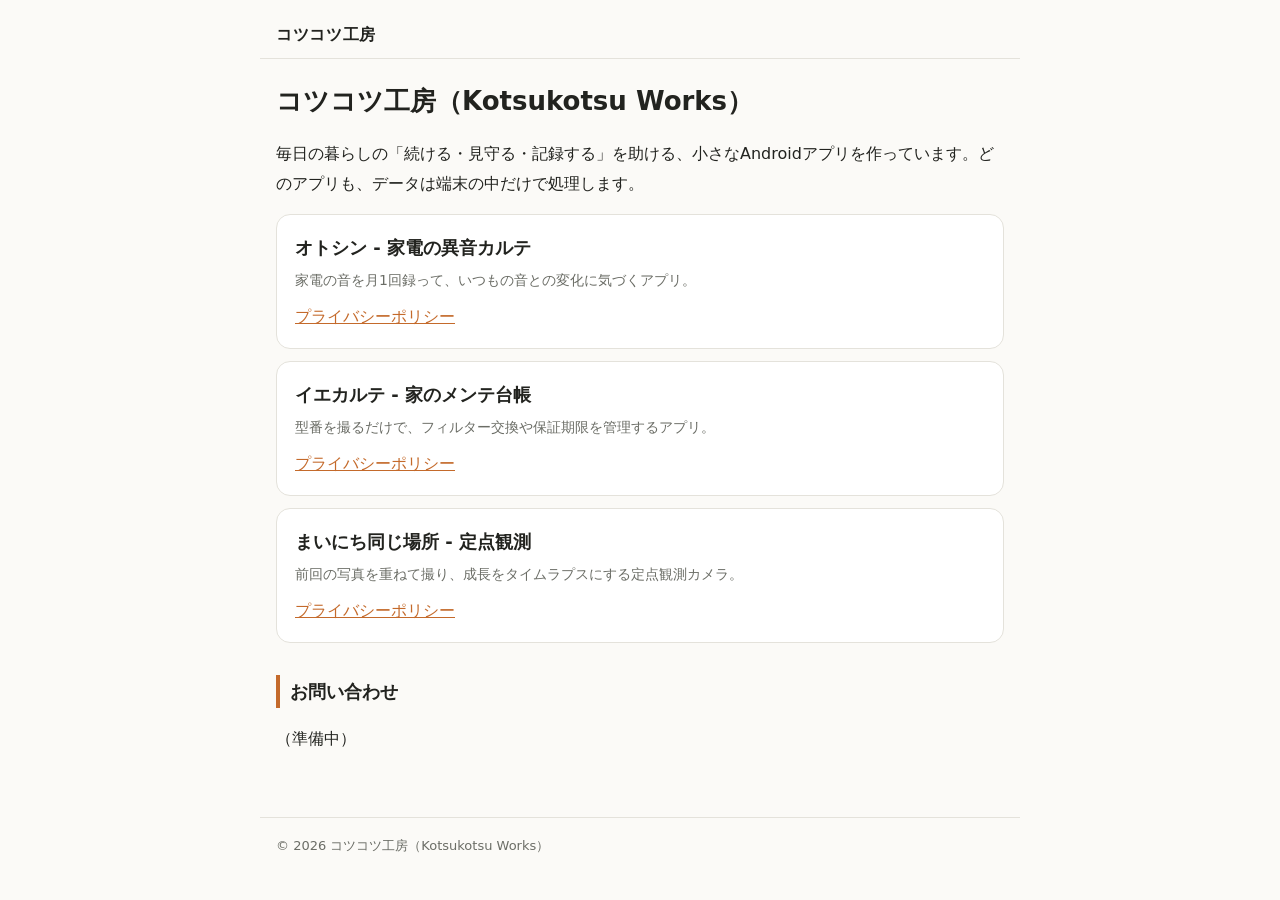
<file: index.html>
<!doctype html>
<html lang="ja"><head><meta charset="utf-8"><meta name="viewport" content="width=device-width,initial-scale=1">
<title>コツコツ工房</title><link rel="stylesheet" href="style.css"></head>
<body><header><a class="brand" href="./">コツコツ工房</a></header>
<main>
<h1>コツコツ工房（Kotsukotsu Works）</h1>
<p>毎日の暮らしの「続ける・見守る・記録する」を助ける、小さなAndroidアプリを作っています。どのアプリも、データは端末の中だけで処理します。</p>
<div class="apps">
  <div class="app"><h2>オトシン - 家電の異音カルテ</h2><p>家電の音を月1回録って、いつもの音との変化に気づくアプリ。</p><a href="otoshin/privacy.html">プライバシーポリシー</a></div>
  <div class="app"><h2>イエカルテ - 家のメンテ台帳</h2><p>型番を撮るだけで、フィルター交換や保証期限を管理するアプリ。</p><a href="iekarte/privacy.html">プライバシーポリシー</a></div>
  <div class="app"><h2>まいにち同じ場所 - 定点観測</h2><p>前回の写真を重ねて撮り、成長をタイムラプスにする定点観測カメラ。</p><a href="teiten/privacy.html">プライバシーポリシー</a></div>
</div>
<h2>お問い合わせ</h2>
<p><span class="contact">（準備中）</span></p>
</main><footer>© 2026 コツコツ工房（Kotsukotsu Works）</footer></body></html>
</file>
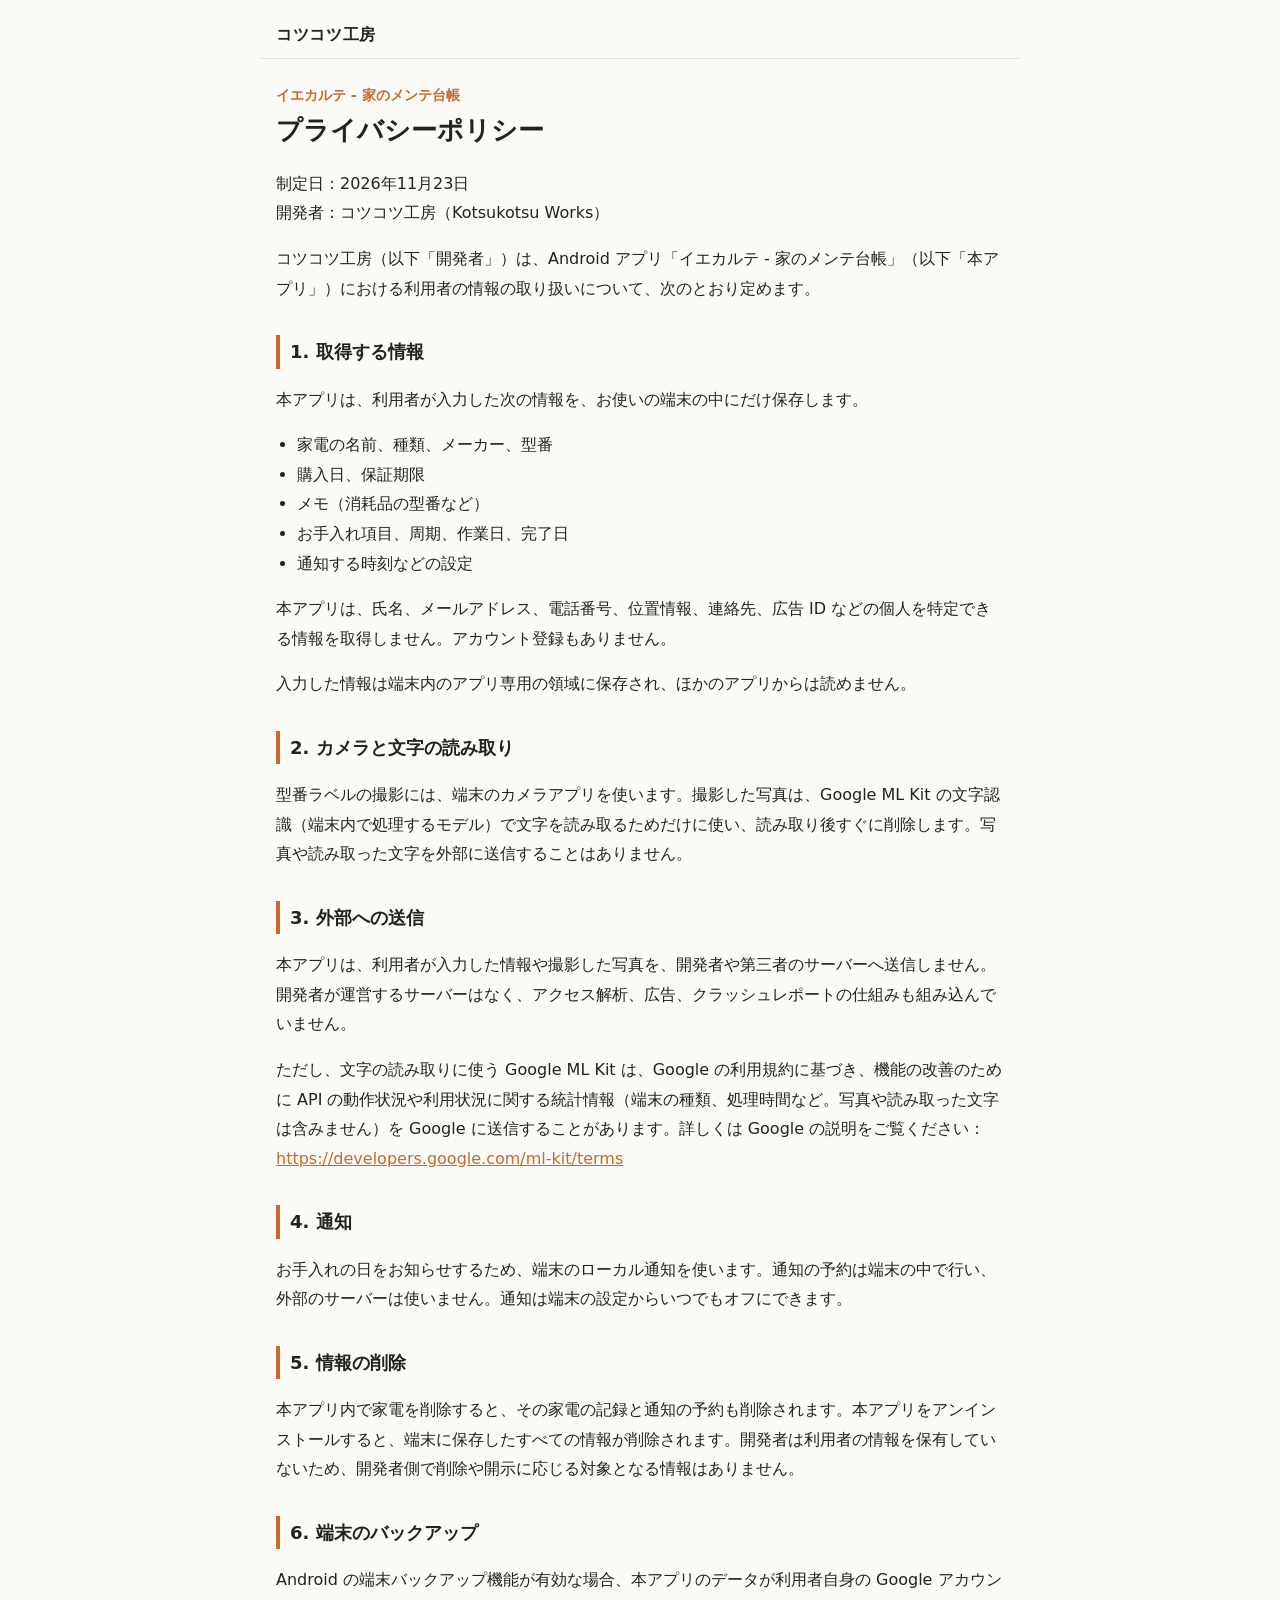
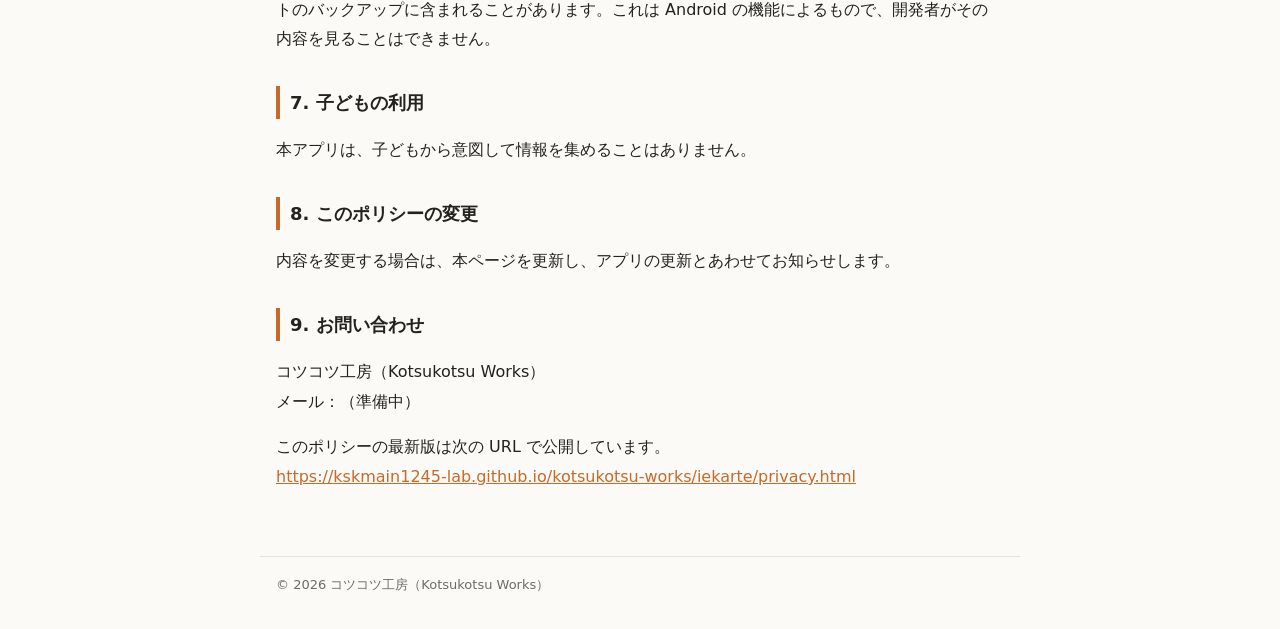
<file: iekarte/privacy.html>
<!doctype html>
<html lang="ja"><head><meta charset="utf-8"><meta name="viewport" content="width=device-width,initial-scale=1">
<title>プライバシーポリシー｜イエカルテ - 家のメンテ台帳｜コツコツ工房</title>
<link rel="stylesheet" href="../style.css"></head>
<body><header><a class="brand" href="../">コツコツ工房</a></header>
<main><p class="kicker">イエカルテ - 家のメンテ台帳</p><h1>プライバシーポリシー</h1>
<p>制定日：2026年11月23日<br>開発者：コツコツ工房（Kotsukotsu Works）</p>
<p>コツコツ工房（以下「開発者」）は、Android アプリ「イエカルテ - 家のメンテ台帳」（以下「本アプリ」）における利用者の情報の取り扱いについて、次のとおり定めます。</p>
<h2>1. 取得する情報</h2>
<p>本アプリは、利用者が入力した次の情報を、お使いの端末の中にだけ保存します。</p>
<ul>
<li>家電の名前、種類、メーカー、型番</li>
<li>購入日、保証期限</li>
<li>メモ（消耗品の型番など）</li>
<li>お手入れ項目、周期、作業日、完了日</li>
<li>通知する時刻などの設定</li>
</ul>
<p>本アプリは、氏名、メールアドレス、電話番号、位置情報、連絡先、広告 ID などの個人を特定できる情報を取得しません。アカウント登録もありません。</p>
<p>入力した情報は端末内のアプリ専用の領域に保存され、ほかのアプリからは読めません。</p>
<h2>2. カメラと文字の読み取り</h2>
<p>型番ラベルの撮影には、端末のカメラアプリを使います。撮影した写真は、Google ML Kit の文字認識（端末内で処理するモデル）で文字を読み取るためだけに使い、読み取り後すぐに削除します。写真や読み取った文字を外部に送信することはありません。</p>
<h2>3. 外部への送信</h2>
<p>本アプリは、利用者が入力した情報や撮影した写真を、開発者や第三者のサーバーへ送信しません。開発者が運営するサーバーはなく、アクセス解析、広告、クラッシュレポートの仕組みも組み込んでいません。</p>
<p>ただし、文字の読み取りに使う Google ML Kit は、Google の利用規約に基づき、機能の改善のために API の動作状況や利用状況に関する統計情報（端末の種類、処理時間など。写真や読み取った文字は含みません）を Google に送信することがあります。詳しくは Google の説明をご覧ください：<a href="https://developers.google.com/ml-kit/terms">https://developers.google.com/ml-kit/terms</a></p>
<h2>4. 通知</h2>
<p>お手入れの日をお知らせするため、端末のローカル通知を使います。通知の予約は端末の中で行い、外部のサーバーは使いません。通知は端末の設定からいつでもオフにできます。</p>
<h2>5. 情報の削除</h2>
<p>本アプリ内で家電を削除すると、その家電の記録と通知の予約も削除されます。本アプリをアンインストールすると、端末に保存したすべての情報が削除されます。開発者は利用者の情報を保有していないため、開発者側で削除や開示に応じる対象となる情報はありません。</p>
<h2>6. 端末のバックアップ</h2>
<p>Android の端末バックアップ機能が有効な場合、本アプリのデータが利用者自身の Google アカウントのバックアップに含まれることがあります。これは Android の機能によるもので、開発者がその内容を見ることはできません。</p>
<h2>7. 子どもの利用</h2>
<p>本アプリは、子どもから意図して情報を集めることはありません。</p>
<h2>8. このポリシーの変更</h2>
<p>内容を変更する場合は、本ページを更新し、アプリの更新とあわせてお知らせします。</p>
<h2>9. お問い合わせ</h2>
<p>コツコツ工房（Kotsukotsu Works）<br>メール：<span class="contact">（準備中）</span></p>
<p>このポリシーの最新版は次の URL で公開しています。<br><a href="https://kskmain1245-lab.github.io/kotsukotsu-works/iekarte/privacy.html">https://kskmain1245-lab.github.io/kotsukotsu-works/iekarte/privacy.html</a></p>
</main><footer>© 2026 コツコツ工房（Kotsukotsu Works）</footer></body></html>
</file>
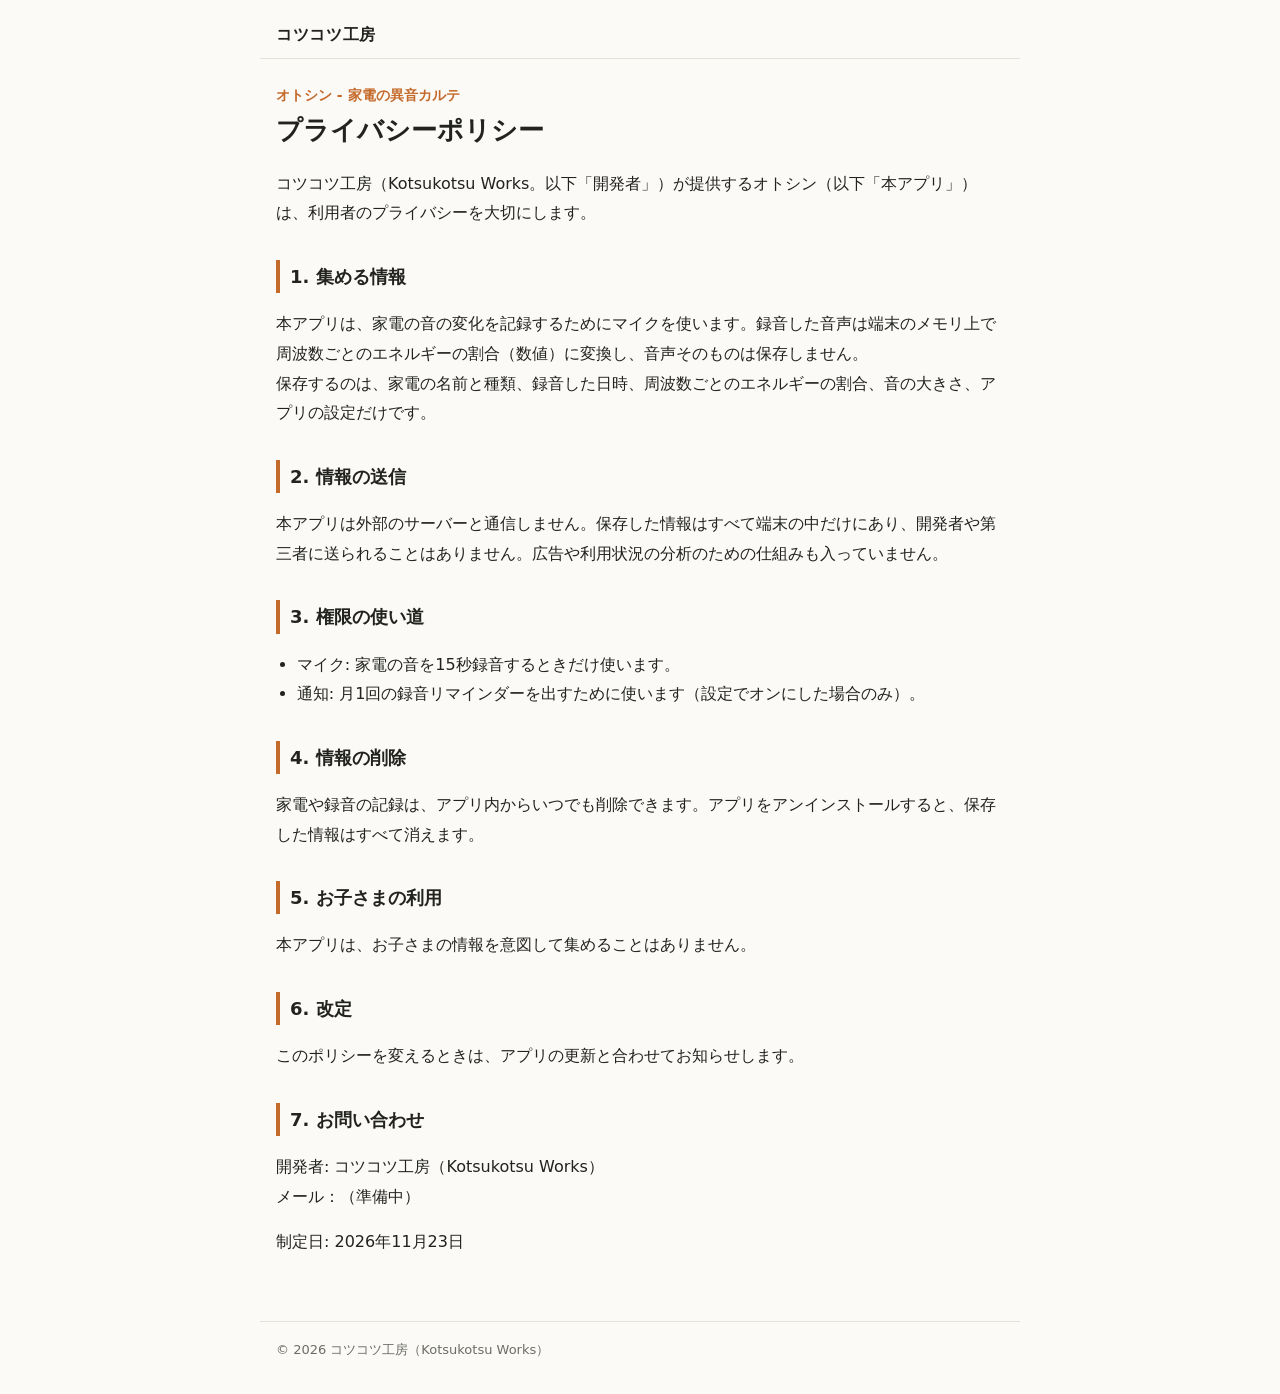
<file: otoshin/privacy.html>
<!doctype html>
<html lang="ja"><head><meta charset="utf-8"><meta name="viewport" content="width=device-width,initial-scale=1">
<title>プライバシーポリシー｜オトシン - 家電の異音カルテ｜コツコツ工房</title>
<link rel="stylesheet" href="../style.css"></head>
<body><header><a class="brand" href="../">コツコツ工房</a></header>
<main><p class="kicker">オトシン - 家電の異音カルテ</p><h1>プライバシーポリシー</h1>
<p>コツコツ工房（Kotsukotsu Works。以下「開発者」）が提供するオトシン（以下「本アプリ」）は、利用者のプライバシーを大切にします。</p>
<h2>1. 集める情報</h2>
<p>本アプリは、家電の音の変化を記録するためにマイクを使います。録音した音声は端末のメモリ上で周波数ごとのエネルギーの割合（数値）に変換し、音声そのものは保存しません。<br>保存するのは、家電の名前と種類、録音した日時、周波数ごとのエネルギーの割合、音の大きさ、アプリの設定だけです。</p>
<h2>2. 情報の送信</h2>
<p>本アプリは外部のサーバーと通信しません。保存した情報はすべて端末の中だけにあり、開発者や第三者に送られることはありません。広告や利用状況の分析のための仕組みも入っていません。</p>
<h2>3. 権限の使い道</h2>
<ul>
<li>マイク: 家電の音を15秒録音するときだけ使います。</li>
<li>通知: 月1回の録音リマインダーを出すために使います（設定でオンにした場合のみ）。</li>
</ul>
<h2>4. 情報の削除</h2>
<p>家電や録音の記録は、アプリ内からいつでも削除できます。アプリをアンインストールすると、保存した情報はすべて消えます。</p>
<h2>5. お子さまの利用</h2>
<p>本アプリは、お子さまの情報を意図して集めることはありません。</p>
<h2>6. 改定</h2>
<p>このポリシーを変えるときは、アプリの更新と合わせてお知らせします。</p>
<h2>7. お問い合わせ</h2>
<p>開発者: コツコツ工房（Kotsukotsu Works）<br>メール：<span class="contact">（準備中）</span></p>
<p>制定日: 2026年11月23日</p>
</main><footer>© 2026 コツコツ工房（Kotsukotsu Works）</footer></body></html>
</file>
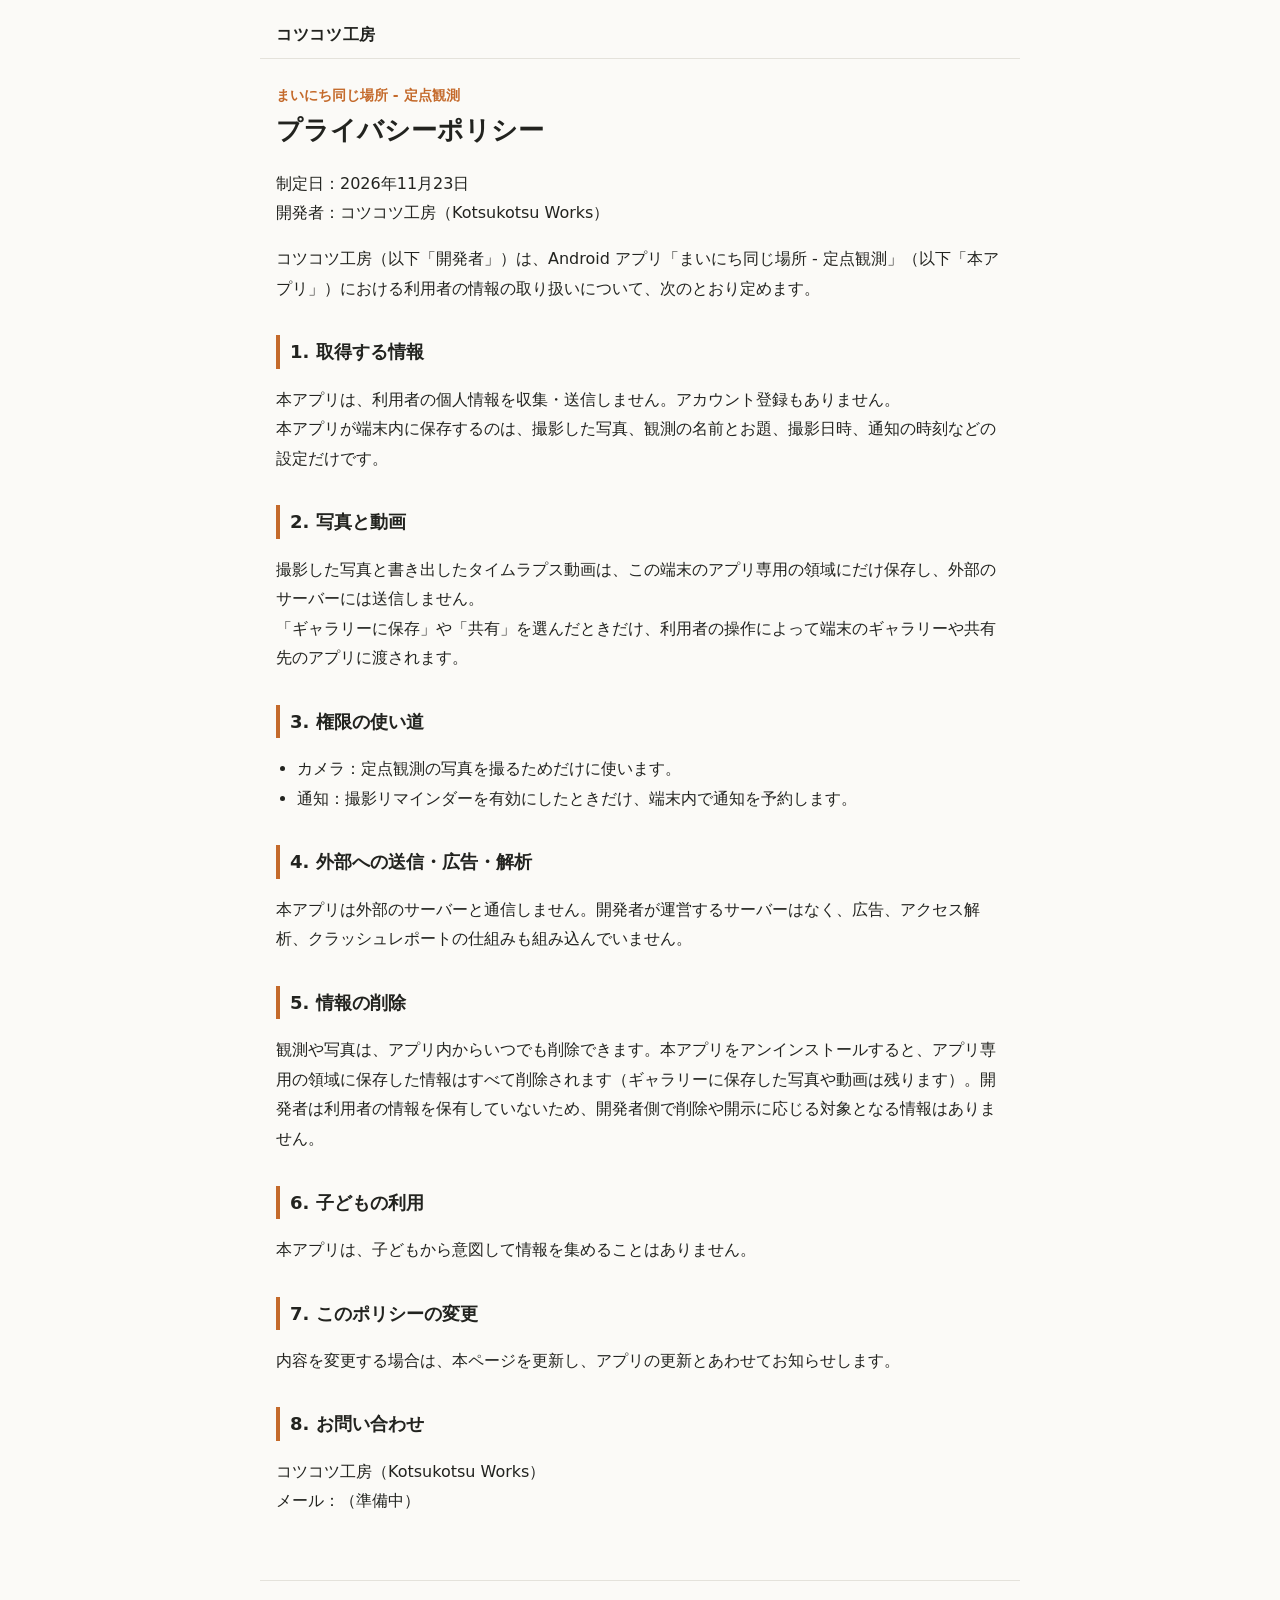
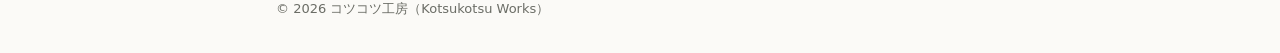
<file: teiten/privacy.html>
<!doctype html>
<html lang="ja"><head><meta charset="utf-8"><meta name="viewport" content="width=device-width,initial-scale=1">
<title>プライバシーポリシー｜まいにち同じ場所 - 定点観測｜コツコツ工房</title>
<link rel="stylesheet" href="../style.css"></head>
<body><header><a class="brand" href="../">コツコツ工房</a></header>
<main><p class="kicker">まいにち同じ場所 - 定点観測</p><h1>プライバシーポリシー</h1>
<p>制定日：2026年11月23日<br>開発者：コツコツ工房（Kotsukotsu Works）</p>
<p>コツコツ工房（以下「開発者」）は、Android アプリ「まいにち同じ場所 - 定点観測」（以下「本アプリ」）における利用者の情報の取り扱いについて、次のとおり定めます。</p>
<h2>1. 取得する情報</h2>
<p>本アプリは、利用者の個人情報を収集・送信しません。アカウント登録もありません。<br>本アプリが端末内に保存するのは、撮影した写真、観測の名前とお題、撮影日時、通知の時刻などの設定だけです。</p>
<h2>2. 写真と動画</h2>
<p>撮影した写真と書き出したタイムラプス動画は、この端末のアプリ専用の領域にだけ保存し、外部のサーバーには送信しません。<br>「ギャラリーに保存」や「共有」を選んだときだけ、利用者の操作によって端末のギャラリーや共有先のアプリに渡されます。</p>
<h2>3. 権限の使い道</h2>
<ul>
<li>カメラ：定点観測の写真を撮るためだけに使います。</li>
<li>通知：撮影リマインダーを有効にしたときだけ、端末内で通知を予約します。</li>
</ul>
<h2>4. 外部への送信・広告・解析</h2>
<p>本アプリは外部のサーバーと通信しません。開発者が運営するサーバーはなく、広告、アクセス解析、クラッシュレポートの仕組みも組み込んでいません。</p>
<h2>5. 情報の削除</h2>
<p>観測や写真は、アプリ内からいつでも削除できます。本アプリをアンインストールすると、アプリ専用の領域に保存した情報はすべて削除されます（ギャラリーに保存した写真や動画は残ります）。開発者は利用者の情報を保有していないため、開発者側で削除や開示に応じる対象となる情報はありません。</p>
<h2>6. 子どもの利用</h2>
<p>本アプリは、子どもから意図して情報を集めることはありません。</p>
<h2>7. このポリシーの変更</h2>
<p>内容を変更する場合は、本ページを更新し、アプリの更新とあわせてお知らせします。</p>
<h2>8. お問い合わせ</h2>
<p>コツコツ工房（Kotsukotsu Works）<br>メール：<span class="contact">（準備中）</span></p>
</main><footer>© 2026 コツコツ工房（Kotsukotsu Works）</footer></body></html>
</file>
<file: style.css>
:root{--bg:#fbfaf7;--text:#22231f;--muted:#6b6d66;--line:#e4e2db;--accent:#c46a2b;--card:#ffffff}
@media (prefers-color-scheme:dark){:root{--bg:#17181a;--text:#e9e7e1;--muted:#a3a49e;--line:#33343a;--accent:#f0a067;--card:#202125}}
*{box-sizing:border-box}
body{margin:0;background:var(--bg);color:var(--text);font-family:"Hiragino Sans","Noto Sans JP","Yu Gothic UI",system-ui,sans-serif;line-height:1.85;font-size:16px}
header,main,footer{max-width:760px;margin:0 auto;padding:0 16px}
header{padding-top:20px;padding-bottom:8px;border-bottom:1px solid var(--line)}
.brand{color:var(--text);text-decoration:none;font-weight:800;letter-spacing:.04em}
main{padding-top:24px;padding-bottom:48px}
h1{font-size:26px;margin:0 0 20px;line-height:1.4}
h2{font-size:18px;margin:32px 0 8px;padding-left:10px;border-left:4px solid var(--accent)}
.kicker{color:var(--accent);font-weight:700;margin:0 0 4px;font-size:14px}
a{color:var(--accent)}
ul{padding-left:1.3em}
footer{color:var(--muted);font-size:13px;padding-top:16px;padding-bottom:32px;border-top:1px solid var(--line)}
.apps{display:grid;gap:12px;margin-top:16px}
.app{background:var(--card);border:1px solid var(--line);border-radius:14px;padding:16px 18px}
.app h2{margin:0 0 4px;border:0;padding:0}
.app p{margin:0 0 8px;color:var(--muted);font-size:14px}
</file>
